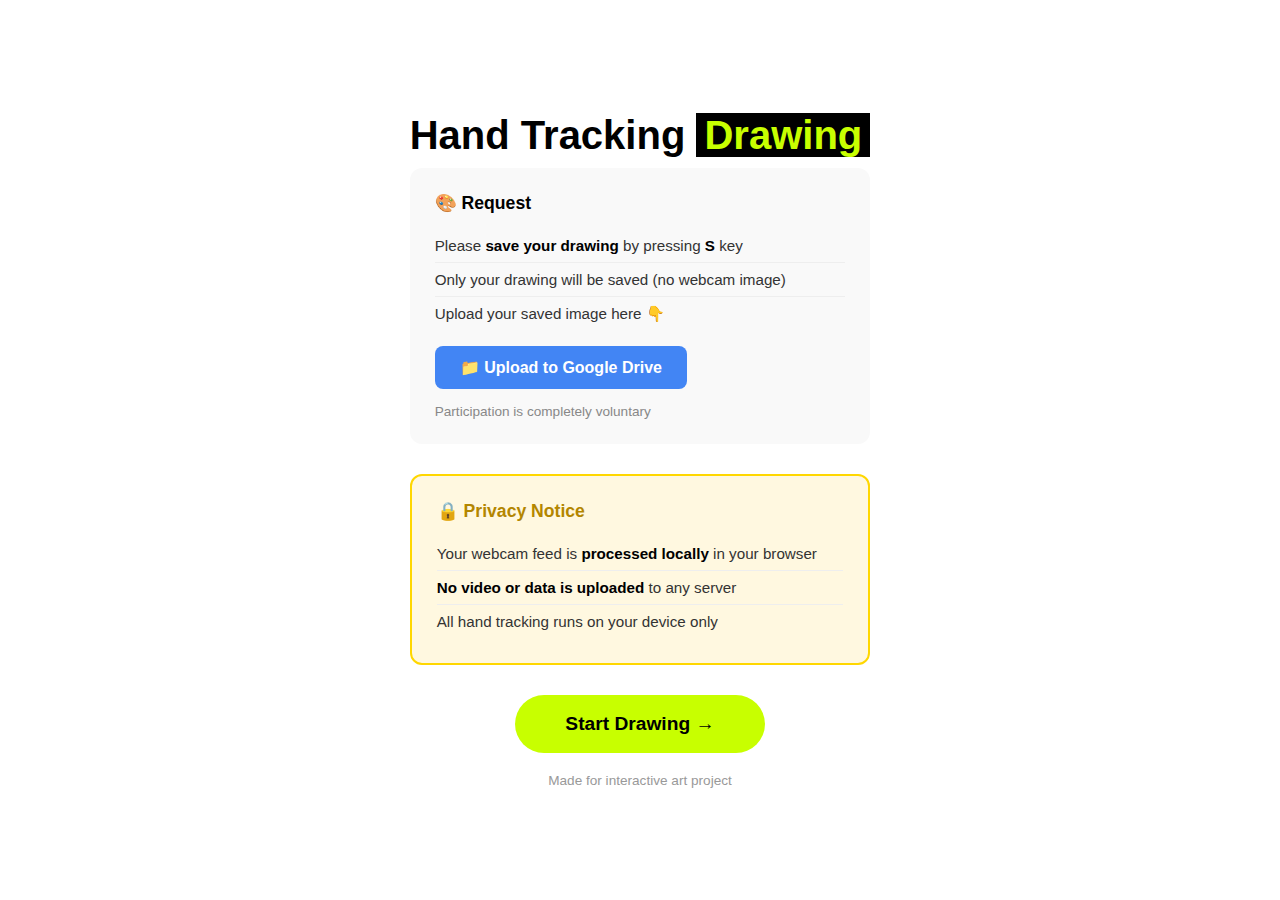
<file: index.html>
<!DOCTYPE html>
<html lang="ko">
  <head>
    <meta charset="UTF-8" />
    <meta name="viewport" content="width=device-width, initial-scale=1.0" />
    <title>Hand Tracking Drawing</title>
    <style>
      * {
        margin: 0;
        padding: 0;
        box-sizing: border-box;
      }

      body {
        font-family: "Helvetica Neue", Arial, sans-serif;
        background: #fff;
        min-height: 100vh;
        display: flex;
        justify-content: center;
        align-items: center;
        padding: 40px 20px;
      }

      .container {
        max-width: 600px;
        text-align: center;
      }

      h1 {
        font-size: 2.5rem;
        color: #000;
        margin-bottom: 10px;
      }

      .highlight {
        color: #c8ff00;
        background: #000;
        padding: 0 8px;
      }

      .subtitle {
        font-size: 1rem;
        color: #666;
        margin-bottom: 40px;
      }

      .section {
        text-align: left;
        margin-bottom: 30px;
        padding: 25px;
        background: #f9f9f9;
        border-radius: 12px;
      }

      .section h2 {
        font-size: 1.1rem;
        color: #000;
        margin-bottom: 15px;
        display: flex;
        align-items: center;
        gap: 8px;
      }

      .section ul {
        list-style: none;
        padding-left: 0;
      }

      .section li {
        padding: 8px 0;
        color: #333;
        font-size: 0.95rem;
        border-bottom: 1px solid #eee;
      }

      .section li:last-child {
        border-bottom: none;
      }

      .section li strong {
        color: #000;
      }

      .privacy-notice {
        background: #fff8e0;
        border: 2px solid #ffd700;
      }

      .privacy-notice h2 {
        color: #b38600;
      }

      .controls {
        display: flex;
        flex-direction: column;
        gap: 10px;
        margin-top: 20px;
      }

      .controls span {
        display: inline-block;
        background: #eee;
        padding: 2px 8px;
        border-radius: 4px;
        font-family: monospace;
        font-size: 0.85rem;
      }

      .start-btn {
        display: inline-block;
        background: #c8ff00;
        color: #000;
        font-size: 1.2rem;
        font-weight: bold;
        padding: 18px 50px;
        border: none;
        border-radius: 50px;
        cursor: pointer;
        text-decoration: none;
        transition: transform 0.2s, box-shadow 0.2s;
      }

      .start-btn:hover {
        transform: translateY(-2px);
        box-shadow: 0 5px 20px rgba(200, 255, 0, 0.4);
      }

      .footer {
        margin-top: 20px;
        font-size: 0.85rem;
        color: #999;
      }

      .footer a {
        color: #666;
      }

      .upload-btn {
        display: inline-block;
        background: #4285f4;
        color: #fff;
        font-size: 1rem;
        font-weight: bold;
        padding: 12px 25px;
        border-radius: 8px;
        text-decoration: none;
        margin-top: 15px;
        transition: background 0.2s;
      }

      .upload-btn:hover {
        background: #3367d6;
      }

      .voluntary {
        font-size: 0.85rem;
        color: #888;
        margin-top: 15px;
      }
    </style>
  </head>
  <body>
    <div class="container">
      <h1>Hand Tracking <span class="highlight">Drawing</span></h1>

      <div class="section">
        <h2>🎨 Request</h2>
        <ul>
          <li>Please <strong>save your drawing</strong> by pressing <strong>S</strong> key</li>
          <li>Only your drawing will be saved (no webcam image)</li>
          <li>Upload your saved image here 👇</li>
        </ul>
        <a
          href="https://drive.google.com/drive/folders/1hIU90j1Mdea7IWtqBD1CdATZp998xzFU?usp=sharing"
          target="_blank"
          class="upload-btn"
          >📁 Upload to Google Drive</a
        >
        <p class="voluntary">Participation is completely voluntary</p>
      </div>

      <div class="section privacy-notice">
        <h2>🔒 Privacy Notice</h2>
        <ul>
          <li>
            Your webcam feed is <strong>processed locally</strong> in your
            browser
          </li>
          <li><strong>No video or data is uploaded</strong> to any server</li>
          <li>All hand tracking runs on your device only</li>
        </ul>
      </div>

      <a href="draw.html" class="start-btn">Start Drawing →</a>
      <p class="footer">Made for interactive art project</p>
    </div>
  </body>
</html>
</file>
